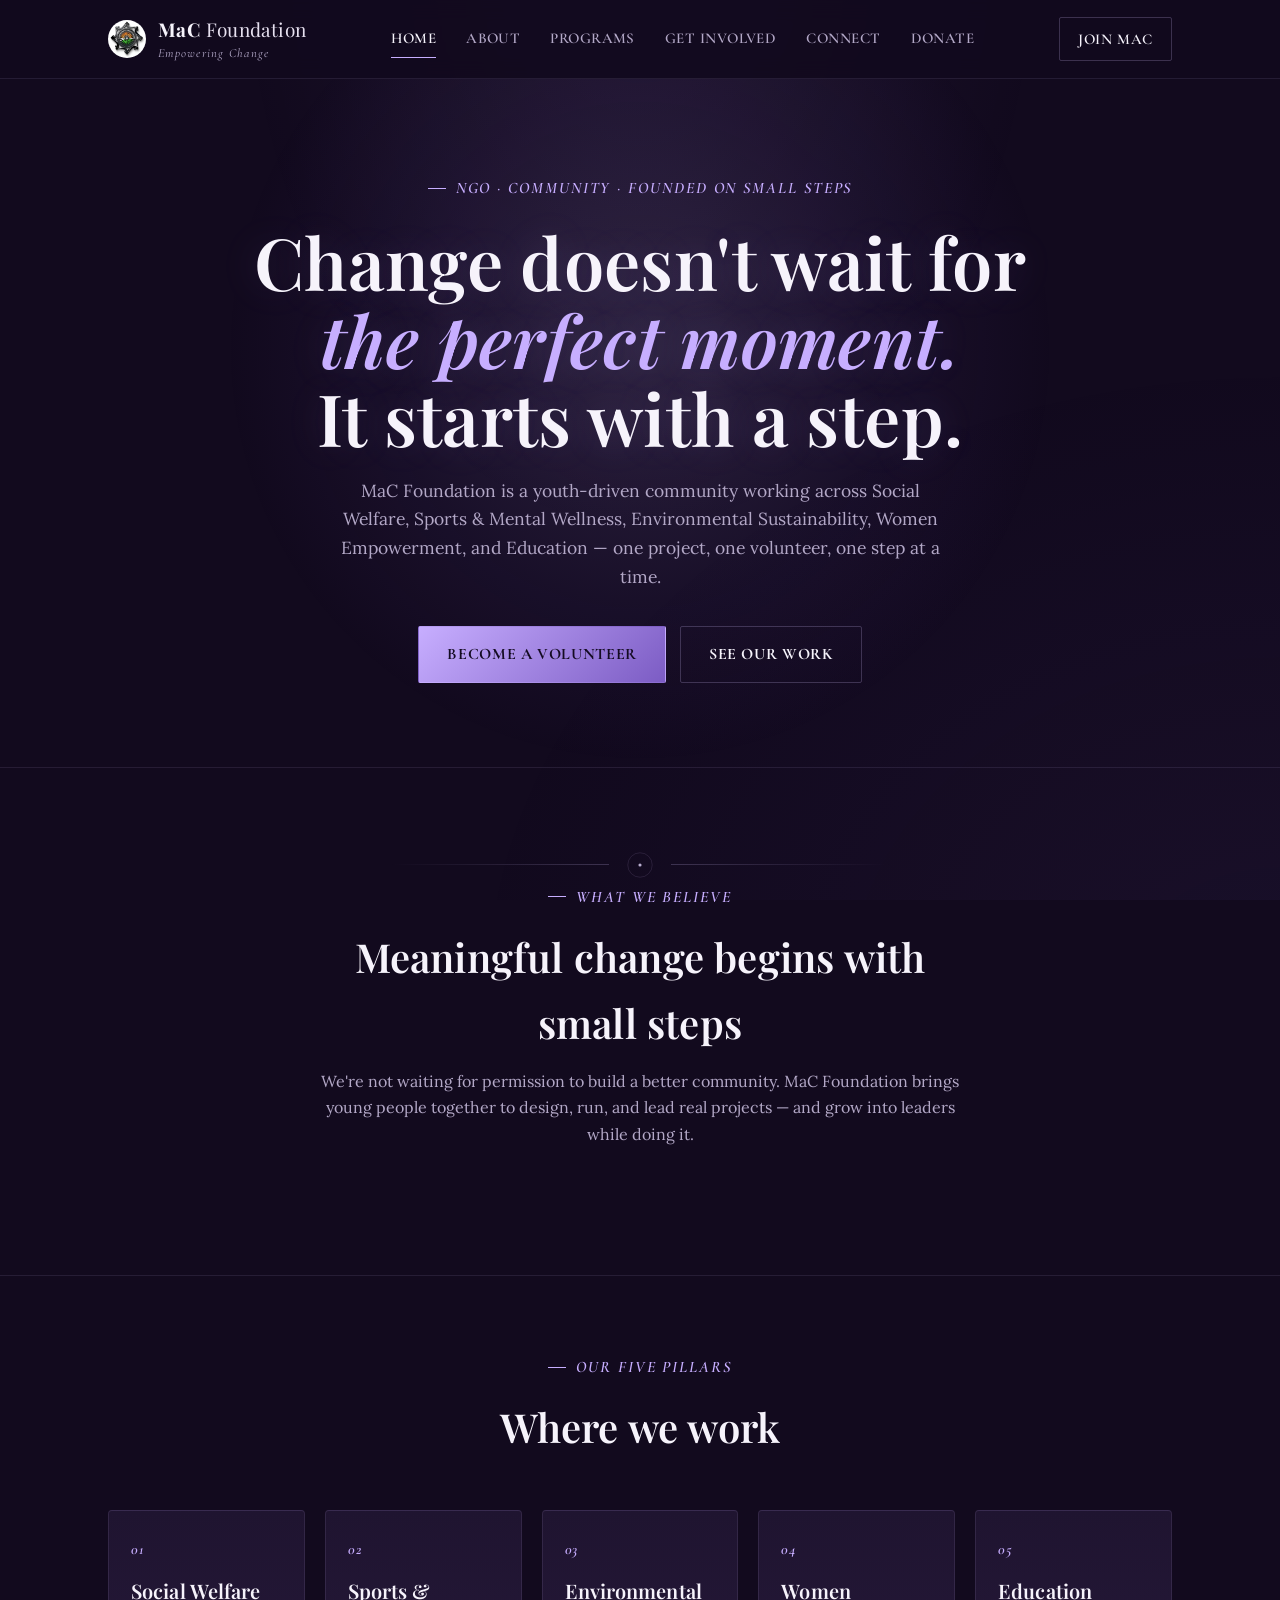
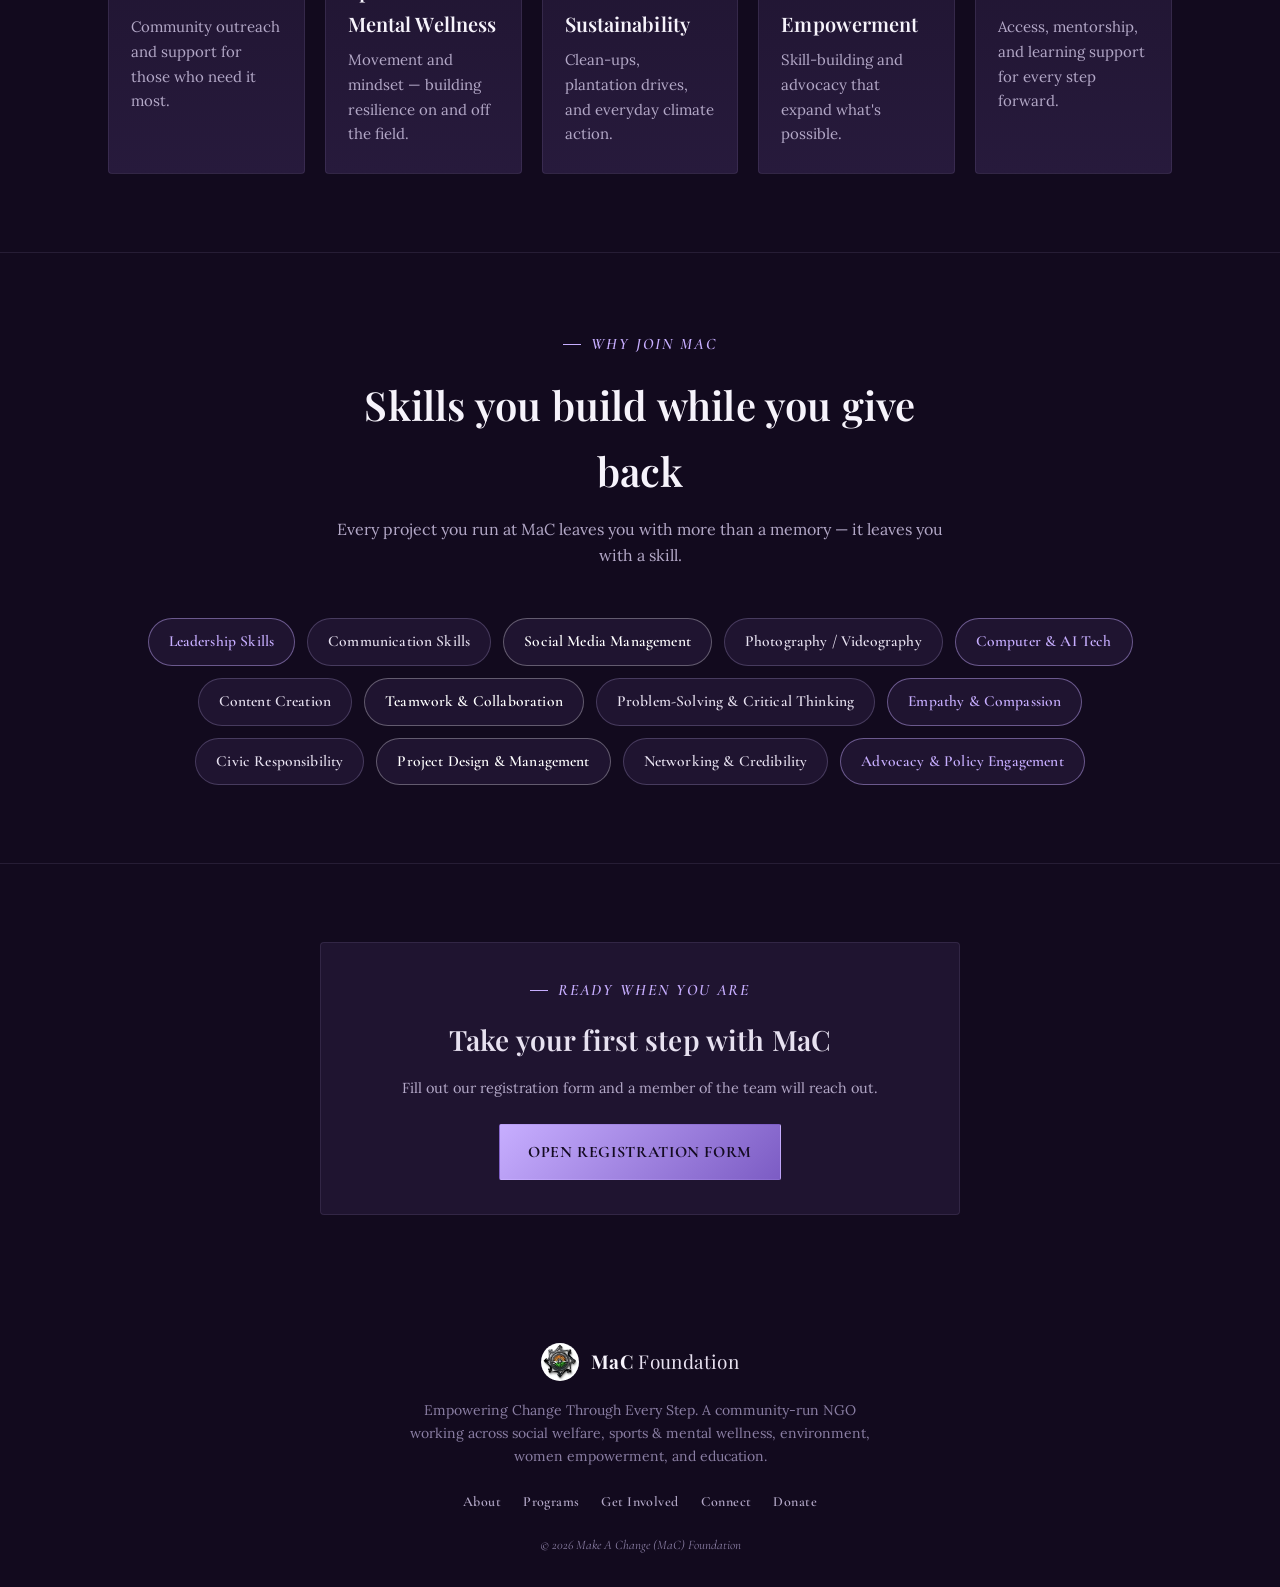
<file: index.html>
<!DOCTYPE html>
<html lang="en">
<head>
<meta charset="UTF-8">
<meta name="viewport" content="width=device-width, initial-scale=1.0">
<title>MaC Foundation — Empowering Change Through Every Step</title>
<meta name="description" content="Make A Change (MaC) Foundation is a youth-driven NGO working across Social Welfare, Sports & Mental Wellness, Environmental Sustainability, Women Empowerment, and Education.">
<link rel="icon" href="assets/logo.jpg">
<link rel="preconnect" href="https://fonts.googleapis.com">
<link href="https://fonts.googleapis.com/css2?family=Playfair+Display:wght@500;600;700&family=Lora:wght@400;500;600&family=Cormorant+Garamond:ital,wght@0,500;0,600;1,500;1,600&display=swap" rel="stylesheet">
<link rel="stylesheet" href="assets/style.css">
</head>
<body>

<header class="site">
  <div class="nav-row">
    <a href="index.html" class="brand">
      <img src="assets/logo.jpg" alt="MaC Foundation emblem">
      <span class="word"><b>MaC</b> Foundation<span>Empowering Change</span></span>
    </a>
    <nav class="links">
      <a href="index.html">Home</a>
      <a href="about.html">About</a>
      <a href="programs.html">Programs</a>
      <a href="get-involved.html">Get Involved</a>
      <a href="contact.html">Connect</a>
      <a href="donate.html">Donate</a>
    </nav>
    <a class="nav-cta" href="get-involved.html">Join MaC</a>
    <button class="menu-btn" aria-label="Toggle menu">☰</button>
  </div>
</header>

<section class="hero">
  <div class="glow"></div>
  <div class="wrap hero-inner">
    <div class="eyebrow" style="justify-content:center;">NGO · Community · Founded on small steps</div>
    <h1>Change doesn't wait for<br><em>the perfect moment.</em><br>It starts with a step.</h1>
    <p class="lede">MaC Foundation is a youth-driven community working across Social Welfare, Sports &amp; Mental Wellness, Environmental Sustainability, Women Empowerment, and Education — one project, one volunteer, one step at a time.</p>
    <div class="hero-ctas">
      <a class="btn btn-primary" href="get-involved.html">Become a Volunteer</a>
      <a class="btn btn-ghost" href="programs.html">See Our Work</a>
    </div>
  </div>
</section>

<section>
  <div class="wrap">
    <div class="wheel-divider reveal">
      <span class="bar"></span>
      <svg class="hub" viewBox="0 0 100 100">
        <circle cx="50" cy="50" r="47" fill="none" stroke="var(--line-strong)" stroke-width="2"/>
        <circle cx="50" cy="50" r="6" fill="var(--ink-2)"/>
      </svg>
      <span class="bar right"></span>
    </div>
    <div class="section-head reveal">
      <div class="eyebrow" style="justify-content:center;">What we believe</div>
      <h2>Meaningful change begins with small steps</h2>
      <p>We're not waiting for permission to build a better community. MaC Foundation brings young people together to design, run, and lead real projects — and grow into leaders while doing it.</p>
    </div>
  </div>
</section>

<section>
  <div class="wrap">
    <div class="section-head reveal">
      <div class="eyebrow" style="justify-content:center;">Our five pillars</div>
      <h2>Where we work</h2>
    </div>
    <div class="grid cols-5">
      <div class="card reveal">
        <div class="num">01</div>
        <h3>Social Welfare</h3>
        <p>Community outreach and support for those who need it most.</p>
      </div>
      <div class="card reveal">
        <div class="num">02</div>
        <h3>Sports &amp; Mental Wellness</h3>
        <p>Movement and mindset — building resilience on and off the field.</p>
      </div>
      <div class="card reveal">
        <div class="num">03</div>
        <h3>Environmental Sustainability</h3>
        <p>Clean-ups, plantation drives, and everyday climate action.</p>
      </div>
      <div class="card reveal">
        <div class="num">04</div>
        <h3>Women Empowerment</h3>
        <p>Skill-building and advocacy that expand what's possible.</p>
      </div>
      <div class="card reveal">
        <div class="num">05</div>
        <h3>Education</h3>
        <p>Access, mentorship, and learning support for every step forward.</p>
      </div>
    </div>
  </div>
</section>

<section>
  <div class="wrap">
    <div class="section-head reveal">
      <div class="eyebrow" style="justify-content:center;">Why join MaC</div>
      <h2>Skills you build while you give back</h2>
      <p>Every project you run at MaC leaves you with more than a memory — it leaves you with a skill.</p>
    </div>
    <div class="chip-grid reveal">
      <span class="chip accent-1">Leadership Skills</span>
      <span class="chip">Communication Skills</span>
      <span class="chip accent-2">Social Media Management</span>
      <span class="chip">Photography / Videography</span>
      <span class="chip accent-1">Computer &amp; AI Tech</span>
      <span class="chip">Content Creation</span>
      <span class="chip accent-2">Teamwork &amp; Collaboration</span>
      <span class="chip">Problem-Solving &amp; Critical Thinking</span>
      <span class="chip accent-1">Empathy &amp; Compassion</span>
      <span class="chip">Civic Responsibility</span>
      <span class="chip accent-2">Project Design &amp; Management</span>
      <span class="chip">Networking &amp; Credibility</span>
      <span class="chip accent-1">Advocacy &amp; Policy Engagement</span>
    </div>
  </div>
</section>

<section>
  <div class="wrap">
    <div class="form-panel reveal" style="text-align:center;">
      <div class="eyebrow" style="justify-content:center;">Ready when you are</div>
      <h2 style="margin:14px 0 12px; font-size:28px;">Take your first step with MaC</h2>
      <p style="color:var(--text-dim); font-size:14.5px; margin-bottom:24px;">Fill out our registration form and a member of the team will reach out.</p>
      <a class="btn btn-primary" href="https://docs.google.com/forms/d/e/1FAIpQLSfW98B5haho9LvxrbwwzlAPbi4ExffO91Ml_QFrFjEGPkQFaA/viewform" target="_blank" rel="noopener">Open Registration Form</a>
    </div>
  </div>
</section>

<footer class="site">
  <div class="wrap">
    <a href="index.html" class="brand">
      <img src="assets/logo.jpg" alt="MaC Foundation emblem">
      <span class="word"><b>MaC</b> Foundation</span>
    </a>
    <p class="tag">Empowering Change Through Every Step. A community-run NGO working across social welfare, sports &amp; mental wellness, environment, women empowerment, and education.</p>
    <nav class="fnav">
      <a href="about.html">About</a>
      <a href="programs.html">Programs</a>
      <a href="get-involved.html">Get Involved</a>
      <a href="contact.html">Connect</a>
      <a href="donate.html">Donate</a>
    </nav>
    <p class="copy">© 2026 Make A Change (MaC) Foundation</p>
  </div>
</footer>

<script src="assets/script.js"></script>
</body>
</html>
</file>
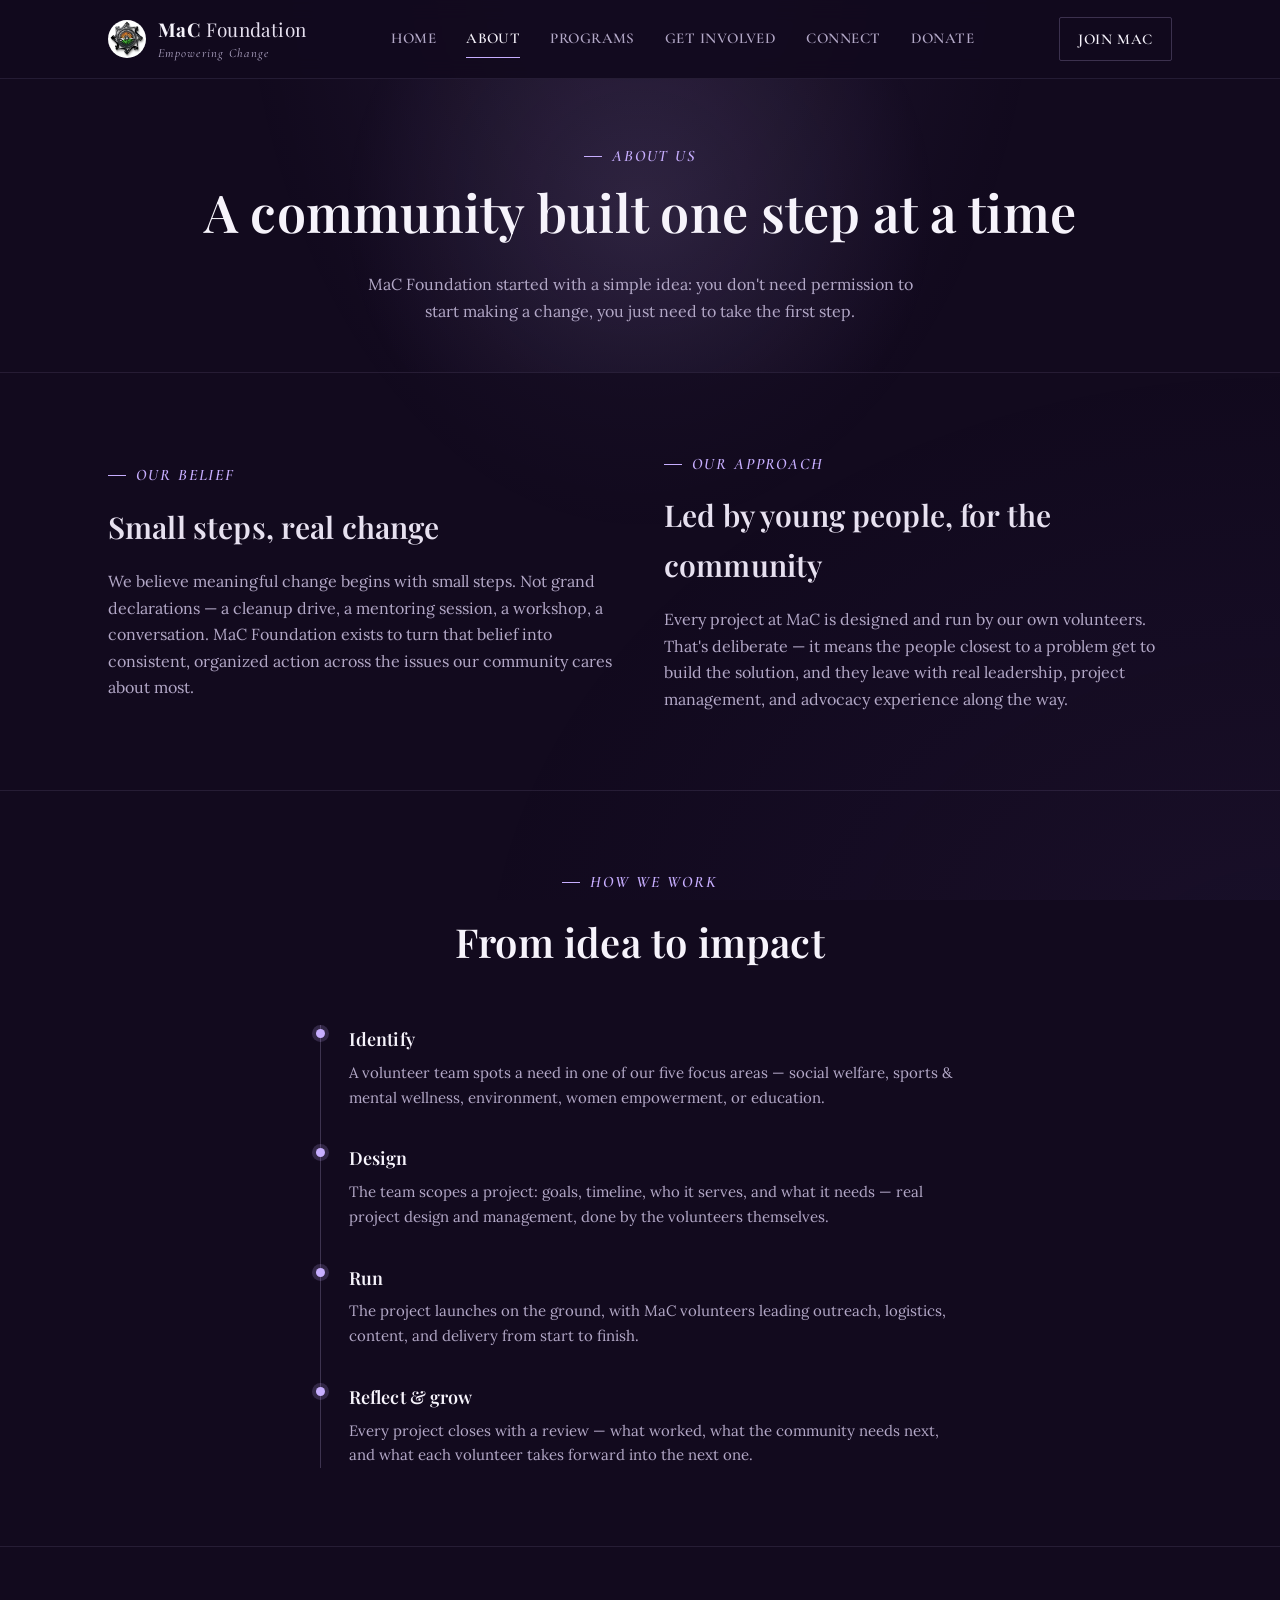
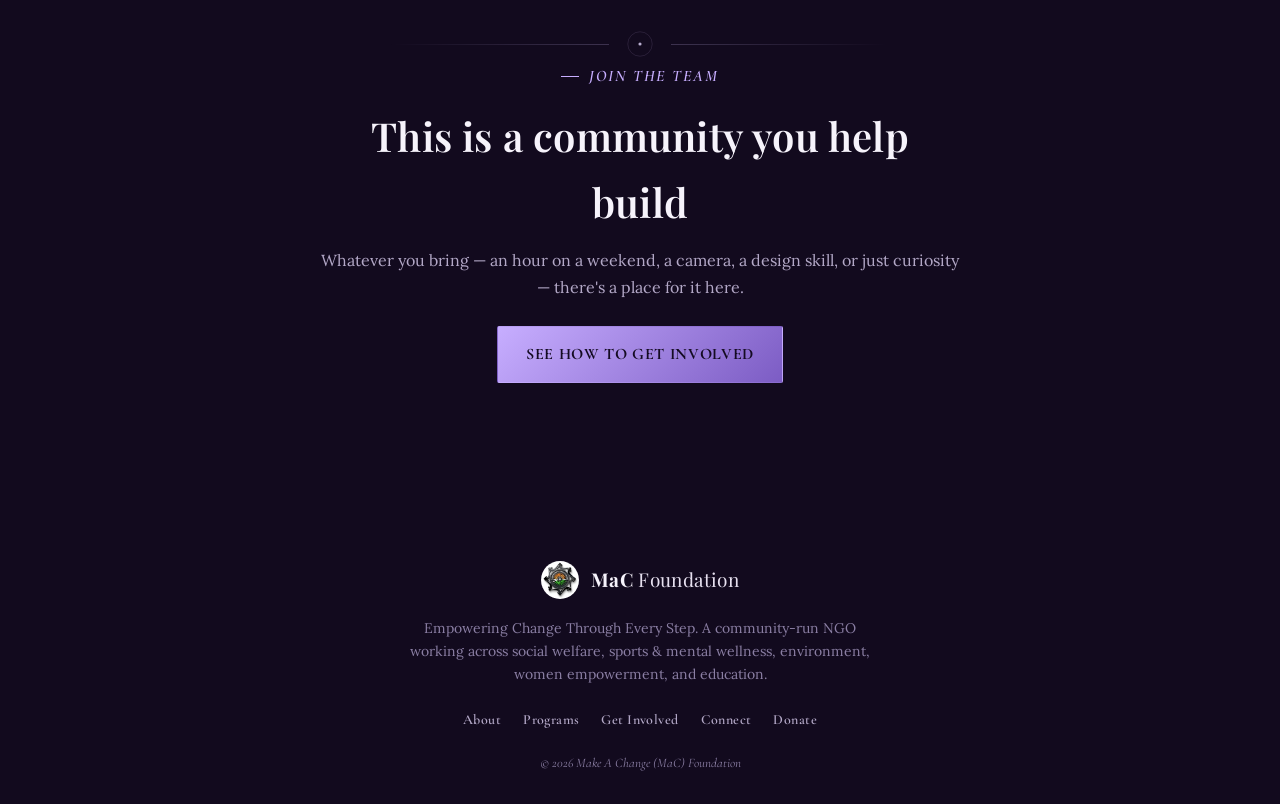
<file: about.html>
<!DOCTYPE html>
<html lang="en">
<head>
<meta charset="UTF-8">
<meta name="viewport" content="width=device-width, initial-scale=1.0">
<title>About — MaC Foundation</title>
<meta name="description" content="About Make A Change (MaC) Foundation — our belief, our approach, and the way we work.">
<link rel="icon" href="assets/logo.jpg">
<link rel="preconnect" href="https://fonts.googleapis.com">
<link href="https://fonts.googleapis.com/css2?family=Playfair+Display:wght@500;600;700&family=Lora:wght@400;500;600&family=Cormorant+Garamond:ital,wght@0,500;0,600;1,500;1,600&display=swap" rel="stylesheet">
<link rel="stylesheet" href="assets/style.css">
</head>
<body>

<header class="site">
  <div class="nav-row">
    <a href="index.html" class="brand">
      <img src="assets/logo.jpg" alt="MaC Foundation emblem">
      <span class="word"><b>MaC</b> Foundation<span>Empowering Change</span></span>
    </a>
    <nav class="links">
      <a href="index.html">Home</a>
      <a href="about.html">About</a>
      <a href="programs.html">Programs</a>
      <a href="get-involved.html">Get Involved</a>
      <a href="contact.html">Connect</a>
      <a href="donate.html">Donate</a>
    </nav>
    <a class="nav-cta" href="get-involved.html">Join MaC</a>
    <button class="menu-btn" aria-label="Toggle menu">☰</button>
  </div>
</header>

<section class="page-hero">
  <div class="glow"></div>
  <div class="wrap">
    <div class="eyebrow" style="justify-content:center;">About Us</div>
    <h1>A community built one step at a time</h1>
    <p>MaC Foundation started with a simple idea: you don't need permission to start making a change, you just need to take the first step.</p>
  </div>
</section>

<section>
  <div class="wrap">
    <div class="grid cols-2" style="align-items:center; gap:48px;">
      <div class="reveal">
        <div class="eyebrow">Our belief</div>
        <h2 style="font-size:30px; margin:14px 0 16px;">Small steps, real change</h2>
        <p style="color:var(--text-dim);">We believe meaningful change begins with small steps. Not grand declarations — a cleanup drive, a mentoring session, a workshop, a conversation. MaC Foundation exists to turn that belief into consistent, organized action across the issues our community cares about most.</p>
      </div>
      <div class="reveal">
        <div class="eyebrow">Our approach</div>
        <h2 style="font-size:30px; margin:14px 0 16px;">Led by young people, for the community</h2>
        <p style="color:var(--text-dim);">Every project at MaC is designed and run by our own volunteers. That's deliberate — it means the people closest to a problem get to build the solution, and they leave with real leadership, project management, and advocacy experience along the way.</p>
      </div>
    </div>
  </div>
</section>

<section>
  <div class="wrap">
    <div class="section-head reveal">
      <div class="eyebrow" style="justify-content:center;">How we work</div>
      <h2>From idea to impact</h2>
    </div>
    <div class="timeline">
      <div class="item reveal">
        <h4>Identify</h4>
        <p>A volunteer team spots a need in one of our five focus areas — social welfare, sports &amp; mental wellness, environment, women empowerment, or education.</p>
      </div>
      <div class="item reveal">
        <h4>Design</h4>
        <p>The team scopes a project: goals, timeline, who it serves, and what it needs — real project design and management, done by the volunteers themselves.</p>
      </div>
      <div class="item reveal">
        <h4>Run</h4>
        <p>The project launches on the ground, with MaC volunteers leading outreach, logistics, content, and delivery from start to finish.</p>
      </div>
      <div class="item reveal">
        <h4>Reflect &amp; grow</h4>
        <p>Every project closes with a review — what worked, what the community needs next, and what each volunteer takes forward into the next one.</p>
      </div>
    </div>
  </div>
</section>

<section>
  <div class="wrap">
    <div class="wheel-divider reveal">
      <span class="bar"></span>
      <svg class="hub" viewBox="0 0 100 100">
        <circle cx="50" cy="50" r="47" fill="none" stroke="var(--line-strong)" stroke-width="2"/>
        <circle cx="50" cy="50" r="6" fill="var(--ink-2)"/>
      </svg>
      <span class="bar right"></span>
    </div>
    <div class="section-head reveal">
      <div class="eyebrow" style="justify-content:center;">Join the team</div>
      <h2>This is a community you help build</h2>
      <p>Whatever you bring — an hour on a weekend, a camera, a design skill, or just curiosity — there's a place for it here.</p>
      <div style="margin-top:26px;">
        <a class="btn btn-primary" href="get-involved.html">See how to get involved</a>
      </div>
    </div>
  </div>
</section>

<footer class="site">
  <div class="wrap">
    <a href="index.html" class="brand">
      <img src="assets/logo.jpg" alt="MaC Foundation emblem">
      <span class="word"><b>MaC</b> Foundation</span>
    </a>
    <p class="tag">Empowering Change Through Every Step. A community-run NGO working across social welfare, sports &amp; mental wellness, environment, women empowerment, and education.</p>
    <nav class="fnav">
      <a href="about.html">About</a>
      <a href="programs.html">Programs</a>
      <a href="get-involved.html">Get Involved</a>
      <a href="contact.html">Connect</a>
      <a href="donate.html">Donate</a>
    </nav>
    <p class="copy">© 2026 Make A Change (MaC) Foundation</p>
  </div>
</footer>

<script src="assets/script.js"></script>
</body>
</html>
</file>
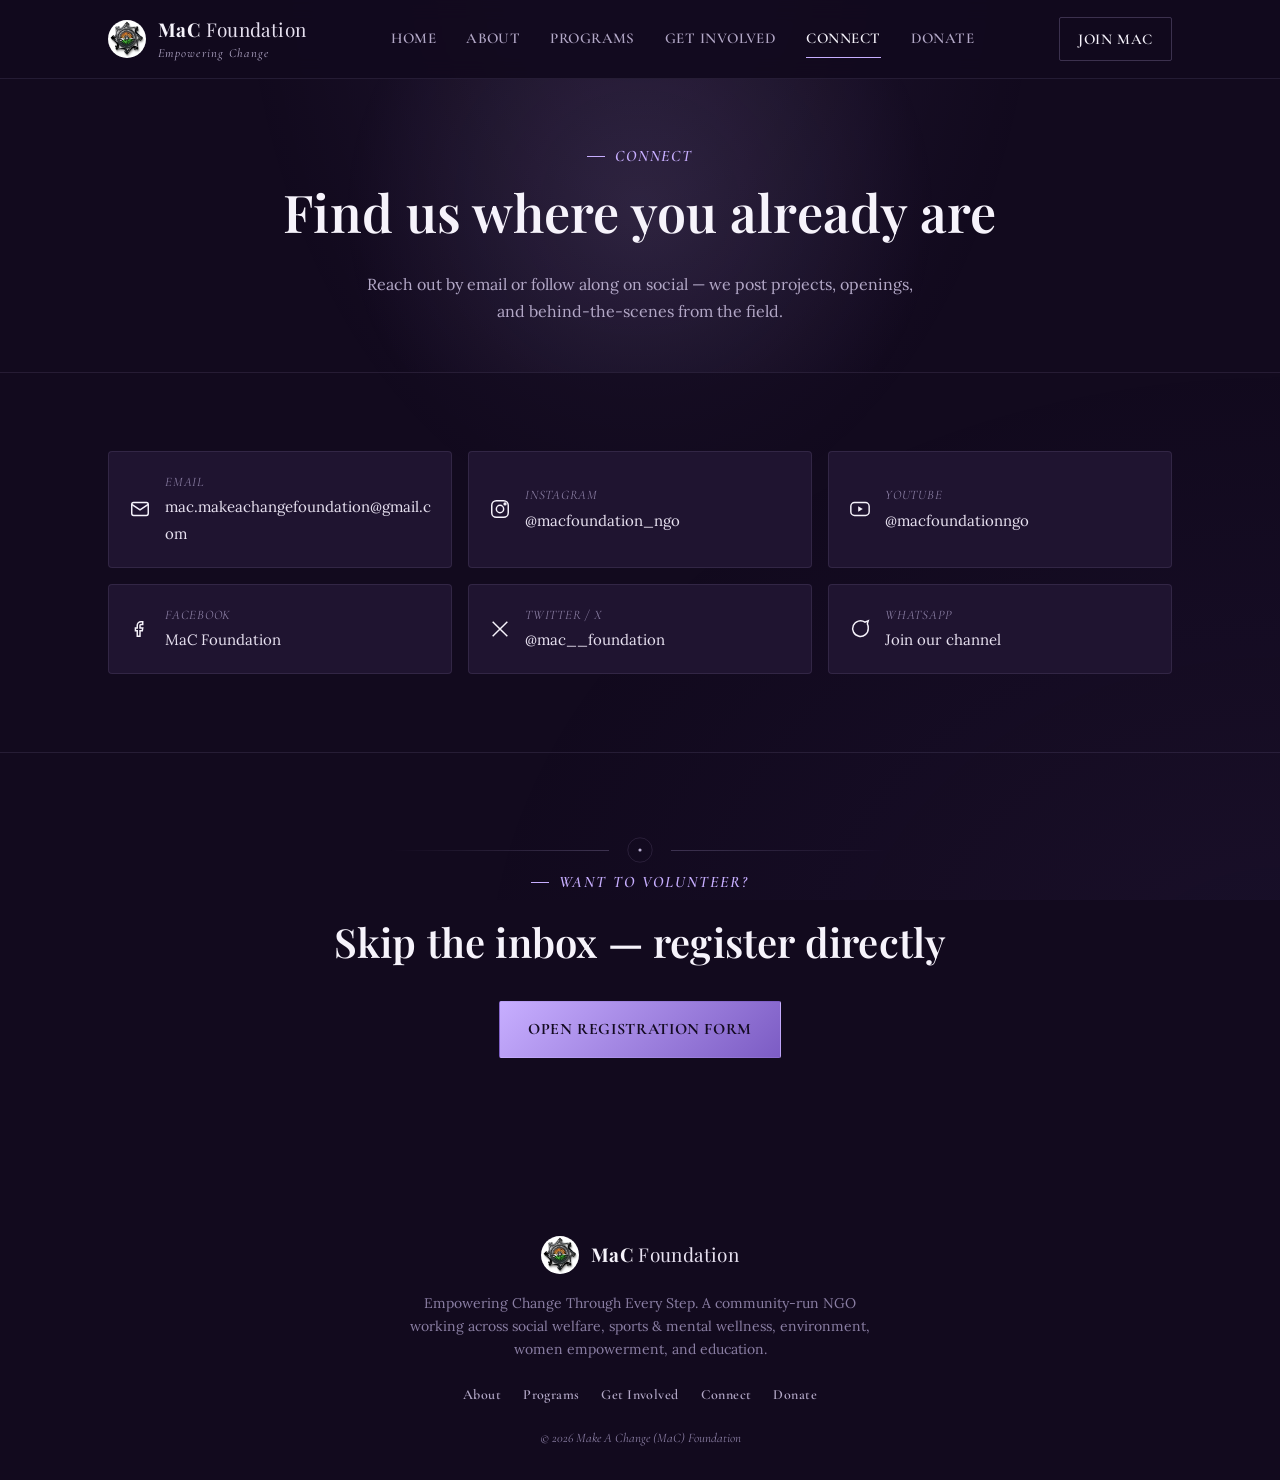
<file: contact.html>
<!DOCTYPE html>
<html lang="en">
<head>
<meta charset="UTF-8">
<meta name="viewport" content="width=device-width, initial-scale=1.0">
<title>Connect — MaC Foundation</title>
<meta name="description" content="Connect with MaC Foundation via email, Instagram, YouTube, Facebook, Twitter/X, or WhatsApp.">
<link rel="icon" href="assets/logo.jpg">
<link rel="preconnect" href="https://fonts.googleapis.com">
<link href="https://fonts.googleapis.com/css2?family=Playfair+Display:wght@500;600;700&family=Lora:wght@400;500;600&family=Cormorant+Garamond:ital,wght@0,500;0,600;1,500;1,600&display=swap" rel="stylesheet">
<link rel="stylesheet" href="assets/style.css">
</head>
<body>

<header class="site">
  <div class="nav-row">
    <a href="index.html" class="brand">
      <img src="assets/logo.jpg" alt="MaC Foundation emblem">
      <span class="word"><b>MaC</b> Foundation<span>Empowering Change</span></span>
    </a>
    <nav class="links">
      <a href="index.html">Home</a>
      <a href="about.html">About</a>
      <a href="programs.html">Programs</a>
      <a href="get-involved.html">Get Involved</a>
      <a href="contact.html">Connect</a>
      <a href="donate.html">Donate</a>
    </nav>
    <a class="nav-cta" href="get-involved.html">Join MaC</a>
    <button class="menu-btn" aria-label="Toggle menu">☰</button>
  </div>
</header>

<section class="page-hero">
  <div class="glow"></div>
  <div class="wrap">
    <div class="eyebrow" style="justify-content:center;">Connect</div>
    <h1>Find us where you already are</h1>
    <p>Reach out by email or follow along on social — we post projects, openings, and behind-the-scenes from the field.</p>
  </div>
</section>

<section>
  <div class="wrap">
    <div class="connect-grid">

      <a class="connect-item reveal" href="mailto:mac.makeachangefoundation@gmail.com">
        <svg class="ic" viewBox="0 0 24 24" fill="none" stroke="currentColor" stroke-width="1.6"><rect x="3" y="5" width="18" height="14" rx="2"/><path d="M3 7l9 6 9-6"/></svg>
        <span><span class="lbl">Email</span><span class="val">mac.makeachangefoundation@gmail.com</span></span>
      </a>

      <a class="connect-item reveal" href="https://www.instagram.com/macfoundation_ngo?igsh=dXZ3bWJzcTluMWpu" target="_blank" rel="noopener">
        <svg class="ic" viewBox="0 0 24 24" fill="none" stroke="currentColor" stroke-width="1.6"><rect x="3" y="3" width="18" height="18" rx="5"/><circle cx="12" cy="12" r="4"/><circle cx="17.5" cy="6.5" r="1"/></svg>
        <span><span class="lbl">Instagram</span><span class="val">@macfoundation_ngo</span></span>
      </a>

      <a class="connect-item reveal" href="https://youtube.com/@macfoundationngo?si=JVapJyybpXSwCKyN" target="_blank" rel="noopener">
        <svg class="ic" viewBox="0 0 24 24" fill="none" stroke="currentColor" stroke-width="1.6"><rect x="2" y="5" width="20" height="14" rx="4"/><path d="M10 9l5 3-5 3z" fill="currentColor" stroke="none"/></svg>
        <span><span class="lbl">YouTube</span><span class="val">@macfoundationngo</span></span>
      </a>

      <a class="connect-item reveal" href="https://www.facebook.com/share/1N3viEQhNg/" target="_blank" rel="noopener">
        <svg class="ic" viewBox="0 0 24 24" fill="none" stroke="currentColor" stroke-width="1.6"><path d="M15 4h-2a4 4 0 0 0-4 4v3H7v3h2v6h3v-6h2.5l.5-3H12V8a1 1 0 0 1 1-1h2z"/></svg>
        <span><span class="lbl">Facebook</span><span class="val">MaC Foundation</span></span>
      </a>

      <a class="connect-item reveal" href="https://x.com/mac__foundation" target="_blank" rel="noopener">
        <svg class="ic" viewBox="0 0 24 24" fill="none" stroke="currentColor" stroke-width="1.6"><path d="M4 4l16 16M20 4L4 20"/></svg>
        <span><span class="lbl">Twitter / X</span><span class="val">@mac__foundation</span></span>
      </a>

      <a class="connect-item reveal" href="https://whatsapp.com/channel/0029VbAyIFsGE56fdyL5jf0V" target="_blank" rel="noopener">
        <svg class="ic" viewBox="0 0 24 24" fill="none" stroke="currentColor" stroke-width="1.6"><path d="M21 11.5a8.5 8.5 0 1 1-3.6-6.9L21 3l-1 3.4A8.46 8.46 0 0 1 21 11.5z"/></svg>
        <span><span class="lbl">WhatsApp</span><span class="val">Join our channel</span></span>
      </a>

    </div>
  </div>
</section>

<section>
  <div class="wrap">
    <div class="wheel-divider reveal">
      <span class="bar"></span>
      <svg class="hub" viewBox="0 0 100 100">
        <circle cx="50" cy="50" r="47" fill="none" stroke="var(--line-strong)" stroke-width="2"/>
        <circle cx="50" cy="50" r="6" fill="var(--ink-2)"/>
      </svg>
      <span class="bar right"></span>
    </div>
    <div class="section-head reveal">
      <div class="eyebrow" style="justify-content:center;">Want to volunteer?</div>
      <h2>Skip the inbox — register directly</h2>
      <div style="margin-top:26px;">
        <a class="btn btn-primary" href="https://docs.google.com/forms/d/e/1FAIpQLSfW98B5haho9LvxrbwwzlAPbi4ExffO91Ml_QFrFjEGPkQFaA/viewform" target="_blank" rel="noopener">Open Registration Form</a>
      </div>
    </div>
  </div>
</section>

<footer class="site">
  <div class="wrap">
    <a href="index.html" class="brand">
      <img src="assets/logo.jpg" alt="MaC Foundation emblem">
      <span class="word"><b>MaC</b> Foundation</span>
    </a>
    <p class="tag">Empowering Change Through Every Step. A community-run NGO working across social welfare, sports &amp; mental wellness, environment, women empowerment, and education.</p>
    <nav class="fnav">
      <a href="about.html">About</a>
      <a href="programs.html">Programs</a>
      <a href="get-involved.html">Get Involved</a>
      <a href="contact.html">Connect</a>
      <a href="donate.html">Donate</a>
    </nav>
    <p class="copy">© 2026 Make A Change (MaC) Foundation</p>
  </div>
</footer>

<script src="assets/script.js"></script>
</body>
</html>
</file>
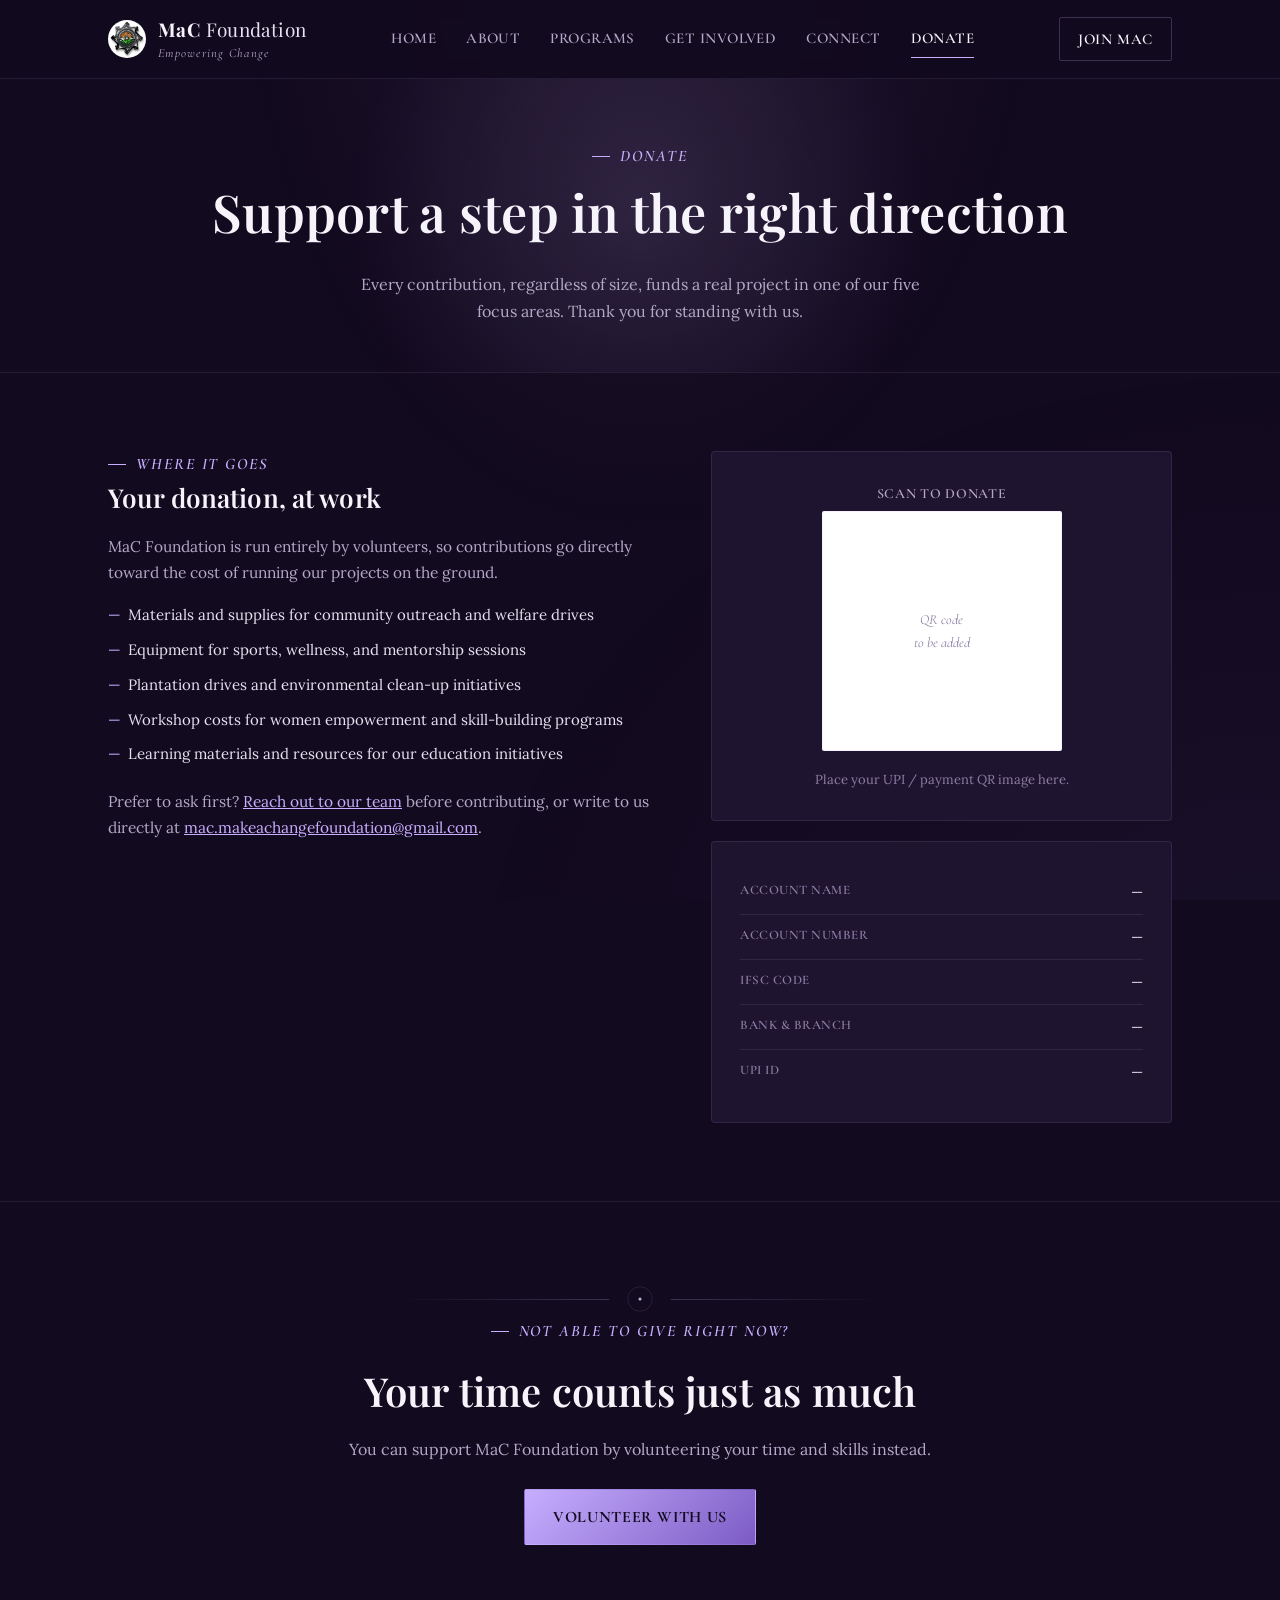
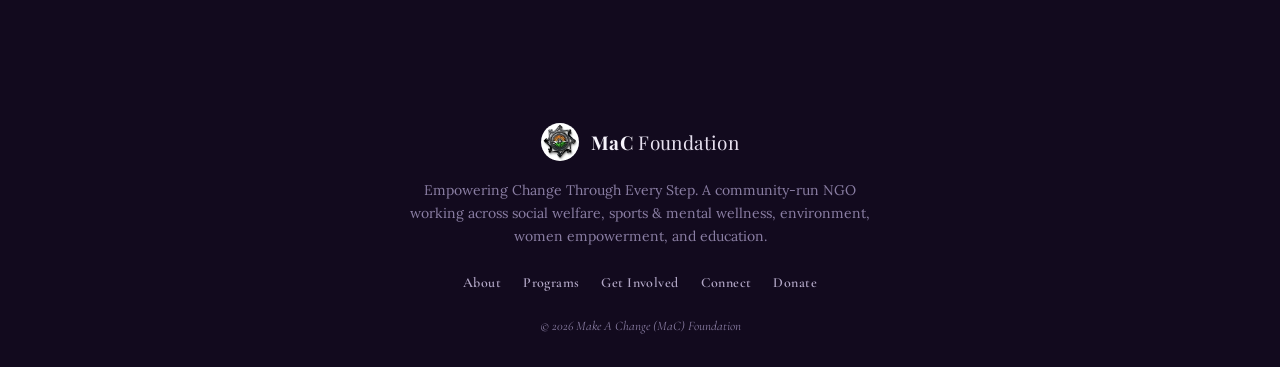
<file: donate.html>
<!DOCTYPE html>
<html lang="en">
<head>
<meta charset="UTF-8">
<meta name="viewport" content="width=device-width, initial-scale=1.0">
<title>Donate — MaC Foundation</title>
<meta name="description" content="Support Make A Change (MaC) Foundation's work in Social Welfare, Sports & Mental Wellness, Environment, Women Empowerment, and Education.">
<link rel="icon" href="assets/logo.jpg">
<link rel="preconnect" href="https://fonts.googleapis.com">
<link href="https://fonts.googleapis.com/css2?family=Playfair+Display:wght@500;600;700&family=Lora:wght@400;500;600&family=Cormorant+Garamond:ital,wght@0,500;0,600;1,500;1,600&display=swap" rel="stylesheet">
<link rel="stylesheet" href="assets/style.css">
</head>
<body>

<header class="site">
  <div class="nav-row">
    <a href="index.html" class="brand">
      <img src="assets/logo.jpg" alt="MaC Foundation emblem">
      <span class="word"><b>MaC</b> Foundation<span>Empowering Change</span></span>
    </a>
    <nav class="links">
      <a href="index.html">Home</a>
      <a href="about.html">About</a>
      <a href="programs.html">Programs</a>
      <a href="get-involved.html">Get Involved</a>
      <a href="contact.html">Connect</a>
      <a href="donate.html">Donate</a>
    </nav>
    <a class="nav-cta" href="get-involved.html">Join MaC</a>
    <button class="menu-btn" aria-label="Toggle menu">☰</button>
  </div>
</header>

<section class="page-hero">
  <div class="glow"></div>
  <div class="wrap">
    <div class="eyebrow" style="justify-content:center;">Donate</div>
    <h1>Support a step in the right direction</h1>
    <p>Every contribution, regardless of size, funds a real project in one of our five focus areas. Thank you for standing with us.</p>
  </div>
</section>

<section>
  <div class="wrap">
    <div class="donate-grid">

      <div class="donate-info reveal">
        <div class="eyebrow">Where it goes</div>
        <h2>Your donation, at work</h2>
        <p>MaC Foundation is run entirely by volunteers, so contributions go directly toward the cost of running our projects on the ground.</p>
        <ul>
          <li>Materials and supplies for community outreach and welfare drives</li>
          <li>Equipment for sports, wellness, and mentorship sessions</li>
          <li>Plantation drives and environmental clean-up initiatives</li>
          <li>Workshop costs for women empowerment and skill-building programs</li>
          <li>Learning materials and resources for our education initiatives</li>
        </ul>
        <p style="margin-top:22px;">Prefer to ask first? <a href="contact.html" style="color:var(--lavender); text-decoration:underline;">Reach out to our team</a> before contributing, or write to us directly at <a href="mailto:mac.makeachangefoundation@gmail.com" style="color:var(--lavender); text-decoration:underline;">mac.makeachangefoundation@gmail.com</a>.</p>
      </div>

      <div class="reveal">
        <div class="qr-panel">
          <div class="qr-label">Scan to donate</div>
          <div class="qr-box">
            <span>QR code<br>to be added</span>
          </div>
          <p class="qr-note">Place your UPI / payment QR image here.</p>
        </div>

        <div class="bank-panel">
          <div class="row"><span class="k">Account Name</span><span class="v">—</span></div>
          <div class="row"><span class="k">Account Number</span><span class="v">—</span></div>
          <div class="row"><span class="k">IFSC Code</span><span class="v">—</span></div>
          <div class="row"><span class="k">Bank &amp; Branch</span><span class="v">—</span></div>
          <div class="row"><span class="k">UPI ID</span><span class="v">—</span></div>
        </div>
      </div>

    </div>
  </div>
</section>

<section>
  <div class="wrap">
    <div class="wheel-divider reveal">
      <span class="bar"></span>
      <svg class="hub" viewBox="0 0 100 100">
        <circle cx="50" cy="50" r="47" fill="none" stroke="var(--line-strong)" stroke-width="2"/>
        <circle cx="50" cy="50" r="6" fill="var(--ink-2)"/>
      </svg>
      <span class="bar right"></span>
    </div>
    <div class="section-head reveal">
      <div class="eyebrow" style="justify-content:center;">Not able to give right now?</div>
      <h2>Your time counts just as much</h2>
      <p>You can support MaC Foundation by volunteering your time and skills instead.</p>
      <div style="margin-top:26px;">
        <a class="btn btn-primary" href="get-involved.html">Volunteer with us</a>
      </div>
    </div>
  </div>
</section>

<footer class="site">
  <div class="wrap">
    <a href="index.html" class="brand">
      <img src="assets/logo.jpg" alt="MaC Foundation emblem">
      <span class="word"><b>MaC</b> Foundation</span>
    </a>
    <p class="tag">Empowering Change Through Every Step. A community-run NGO working across social welfare, sports &amp; mental wellness, environment, women empowerment, and education.</p>
    <nav class="fnav">
      <a href="about.html">About</a>
      <a href="programs.html">Programs</a>
      <a href="get-involved.html">Get Involved</a>
      <a href="contact.html">Connect</a>
      <a href="donate.html">Donate</a>
    </nav>
    <p class="copy">© 2026 Make A Change (MaC) Foundation</p>
  </div>
</footer>

<script src="assets/script.js"></script>
</body>
</html>
</file>
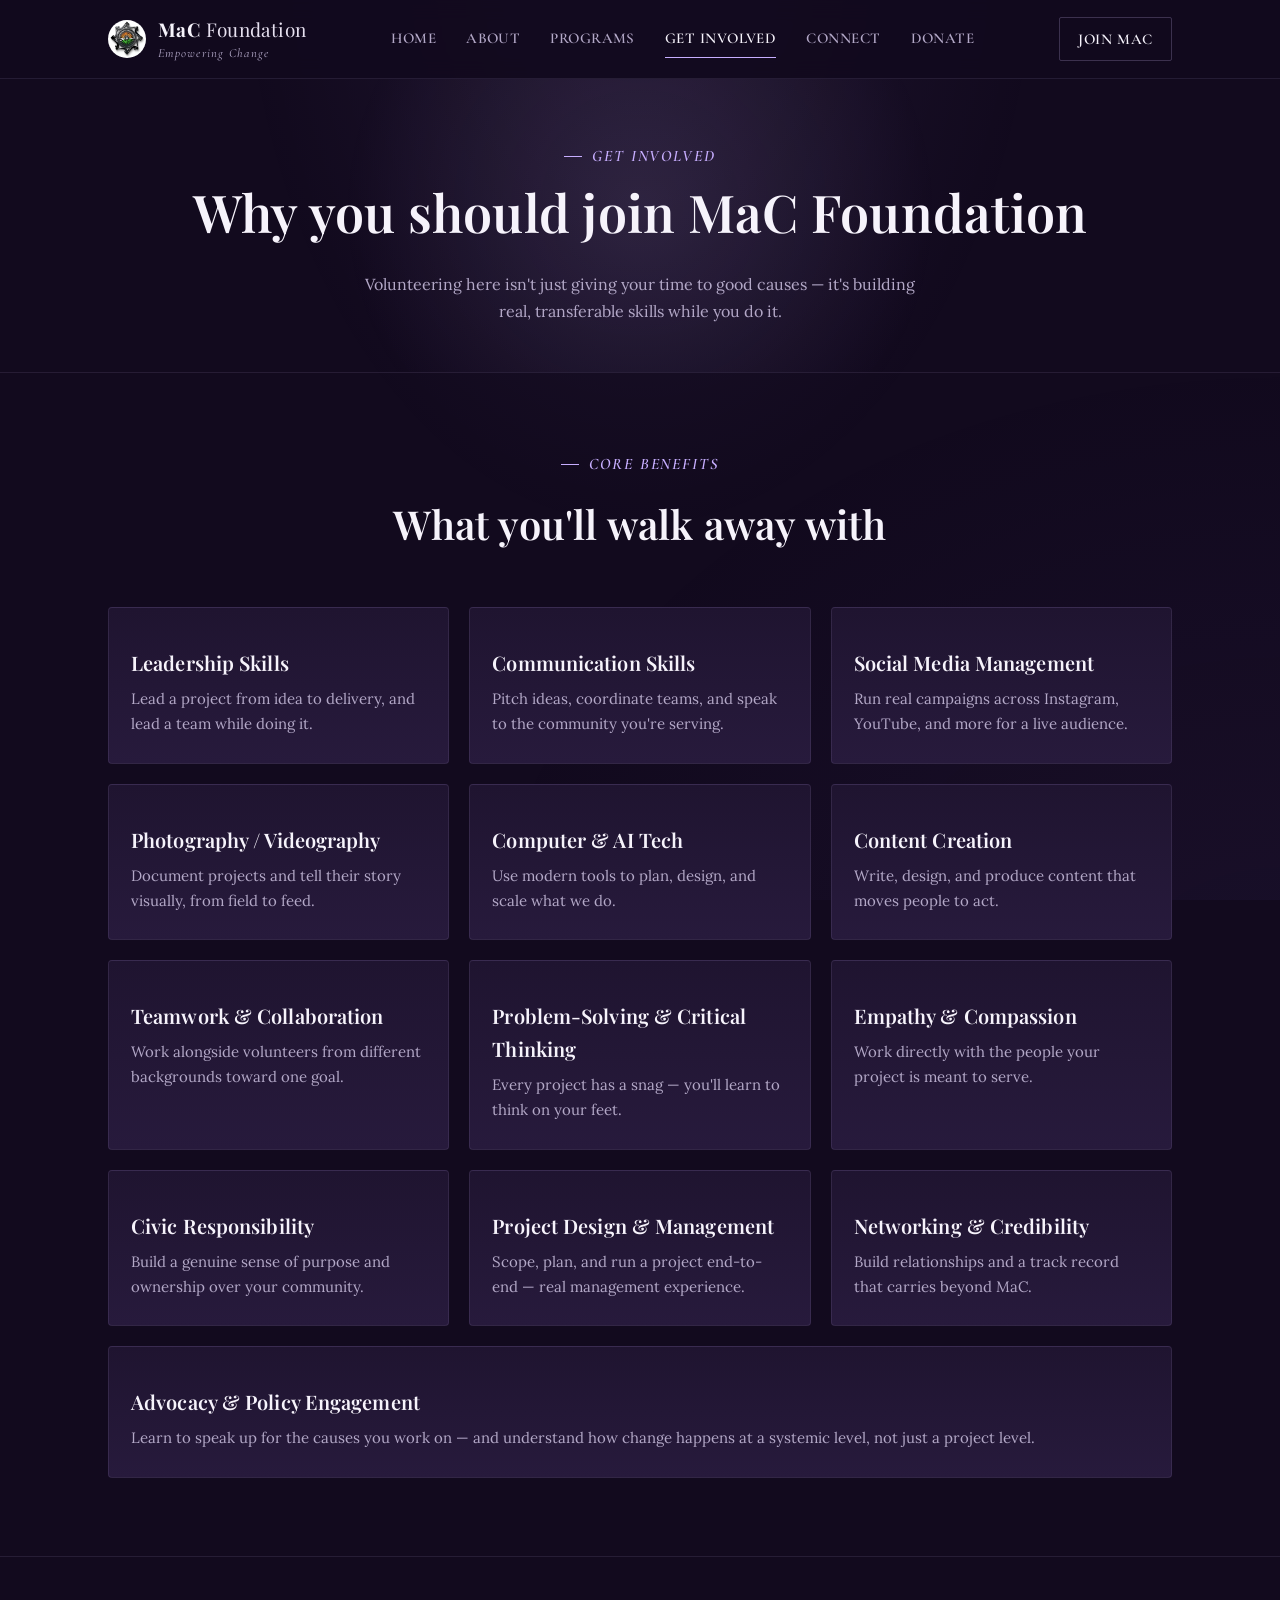
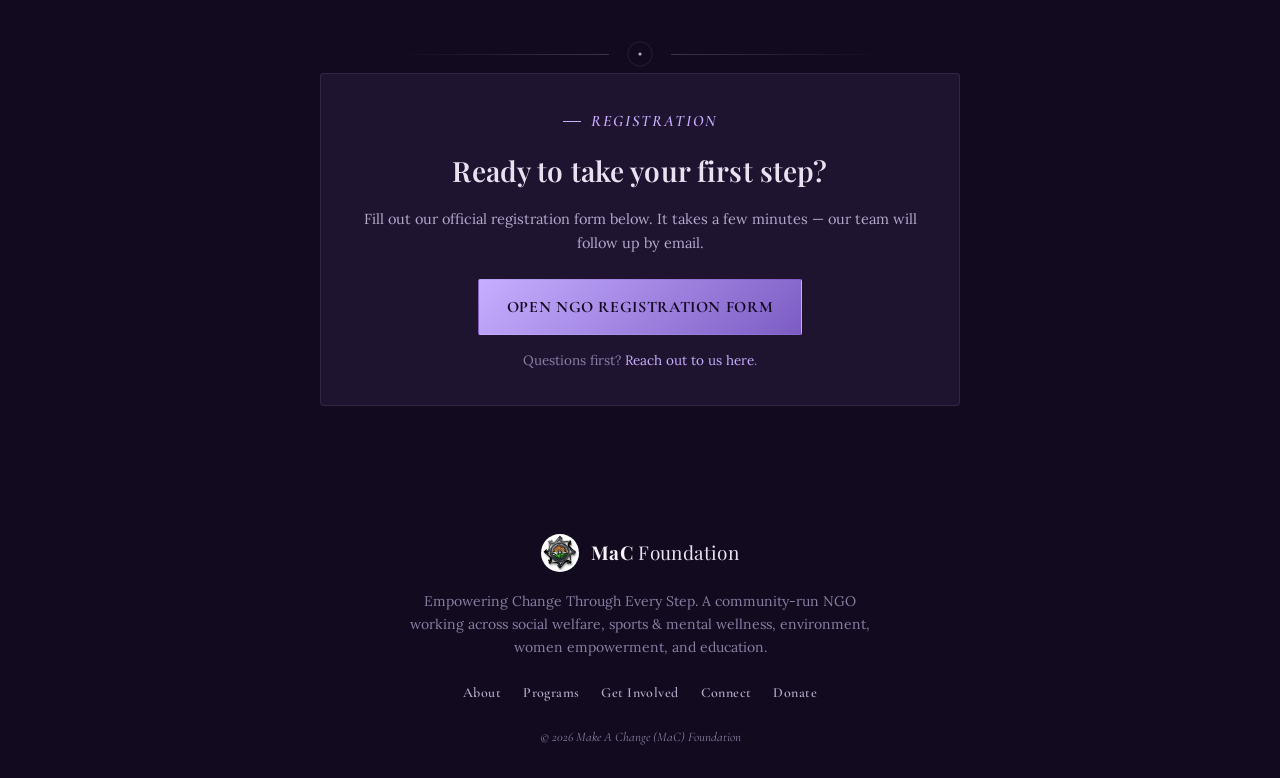
<file: get-involved.html>
<!DOCTYPE html>
<html lang="en">
<head>
<meta charset="UTF-8">
<meta name="viewport" content="width=device-width, initial-scale=1.0">
<title>Get Involved — MaC Foundation</title>
<meta name="description" content="Join MaC Foundation. See the skills you'll build and register to volunteer.">
<link rel="icon" href="assets/logo.jpg">
<link rel="preconnect" href="https://fonts.googleapis.com">
<link href="https://fonts.googleapis.com/css2?family=Playfair+Display:wght@500;600;700&family=Lora:wght@400;500;600&family=Cormorant+Garamond:ital,wght@0,500;0,600;1,500;1,600&display=swap" rel="stylesheet">
<link rel="stylesheet" href="assets/style.css">
</head>
<body>

<header class="site">
  <div class="nav-row">
    <a href="index.html" class="brand">
      <img src="assets/logo.jpg" alt="MaC Foundation emblem">
      <span class="word"><b>MaC</b> Foundation<span>Empowering Change</span></span>
    </a>
    <nav class="links">
      <a href="index.html">Home</a>
      <a href="about.html">About</a>
      <a href="programs.html">Programs</a>
      <a href="get-involved.html">Get Involved</a>
      <a href="contact.html">Connect</a>
      <a href="donate.html">Donate</a>
    </nav>
    <a class="nav-cta" href="get-involved.html">Join MaC</a>
    <button class="menu-btn" aria-label="Toggle menu">☰</button>
  </div>
</header>

<section class="page-hero">
  <div class="glow"></div>
  <div class="wrap">
    <div class="eyebrow" style="justify-content:center;">Get Involved</div>
    <h1>Why you should join MaC Foundation</h1>
    <p>Volunteering here isn't just giving your time to good causes — it's building real, transferable skills while you do it.</p>
  </div>
</section>

<section>
  <div class="wrap">
    <div class="section-head reveal">
      <div class="eyebrow" style="justify-content:center;">Core benefits</div>
      <h2>What you'll walk away with</h2>
    </div>
    <div class="grid cols-3">
      <div class="card reveal"><h3>Leadership Skills</h3><p>Lead a project from idea to delivery, and lead a team while doing it.</p></div>
      <div class="card reveal"><h3>Communication Skills</h3><p>Pitch ideas, coordinate teams, and speak to the community you're serving.</p></div>
      <div class="card reveal"><h3>Social Media Management</h3><p>Run real campaigns across Instagram, YouTube, and more for a live audience.</p></div>
      <div class="card reveal"><h3>Photography / Videography</h3><p>Document projects and tell their story visually, from field to feed.</p></div>
      <div class="card reveal"><h3>Computer &amp; AI Tech</h3><p>Use modern tools to plan, design, and scale what we do.</p></div>
      <div class="card reveal"><h3>Content Creation</h3><p>Write, design, and produce content that moves people to act.</p></div>
      <div class="card reveal"><h3>Teamwork &amp; Collaboration</h3><p>Work alongside volunteers from different backgrounds toward one goal.</p></div>
      <div class="card reveal"><h3>Problem-Solving &amp; Critical Thinking</h3><p>Every project has a snag — you'll learn to think on your feet.</p></div>
      <div class="card reveal"><h3>Empathy &amp; Compassion</h3><p>Work directly with the people your project is meant to serve.</p></div>
      <div class="card reveal"><h3>Civic Responsibility</h3><p>Build a genuine sense of purpose and ownership over your community.</p></div>
      <div class="card reveal"><h3>Project Design &amp; Management</h3><p>Scope, plan, and run a project end-to-end — real management experience.</p></div>
      <div class="card reveal"><h3>Networking &amp; Credibility</h3><p>Build relationships and a track record that carries beyond MaC.</p></div>
      <div class="card reveal" style="grid-column: span 3;"><h3>Advocacy &amp; Policy Engagement</h3><p>Learn to speak up for the causes you work on — and understand how change happens at a systemic level, not just a project level.</p></div>
    </div>
  </div>
</section>

<section>
  <div class="wrap">
    <div class="wheel-divider reveal">
      <span class="bar"></span>
      <svg class="hub" viewBox="0 0 100 100">
        <circle cx="50" cy="50" r="47" fill="none" stroke="var(--line-strong)" stroke-width="2"/>
        <circle cx="50" cy="50" r="6" fill="var(--ink-2)"/>
      </svg>
      <span class="bar right"></span>
    </div>
    <div class="form-panel reveal" style="text-align:center;">
      <div class="eyebrow" style="justify-content:center;">Registration</div>
      <h2 style="margin:14px 0 12px; font-size:28px;">Ready to take your first step?</h2>
      <p style="color:var(--text-dim); font-size:14.5px; margin-bottom:24px;">Fill out our official registration form below. It takes a few minutes — our team will follow up by email.</p>
      <a class="btn btn-primary" href="https://docs.google.com/forms/d/e/1FAIpQLSfW98B5haho9LvxrbwwzlAPbi4ExffO91Ml_QFrFjEGPkQFaA/viewform" target="_blank" rel="noopener">Open NGO Registration Form</a>
      <p class="form-note">Questions first? <a href="contact.html" style="color:var(--lavender);">Reach out to us here</a>.</p>
    </div>
  </div>
</section>

<footer class="site">
  <div class="wrap">
    <a href="index.html" class="brand">
      <img src="assets/logo.jpg" alt="MaC Foundation emblem">
      <span class="word"><b>MaC</b> Foundation</span>
    </a>
    <p class="tag">Empowering Change Through Every Step. A community-run NGO working across social welfare, sports &amp; mental wellness, environment, women empowerment, and education.</p>
    <nav class="fnav">
      <a href="about.html">About</a>
      <a href="programs.html">Programs</a>
      <a href="get-involved.html">Get Involved</a>
      <a href="contact.html">Connect</a>
      <a href="donate.html">Donate</a>
    </nav>
    <p class="copy">© 2026 Make A Change (MaC) Foundation</p>
  </div>
</footer>

<script src="assets/script.js"></script>
</body>
</html>
</file>
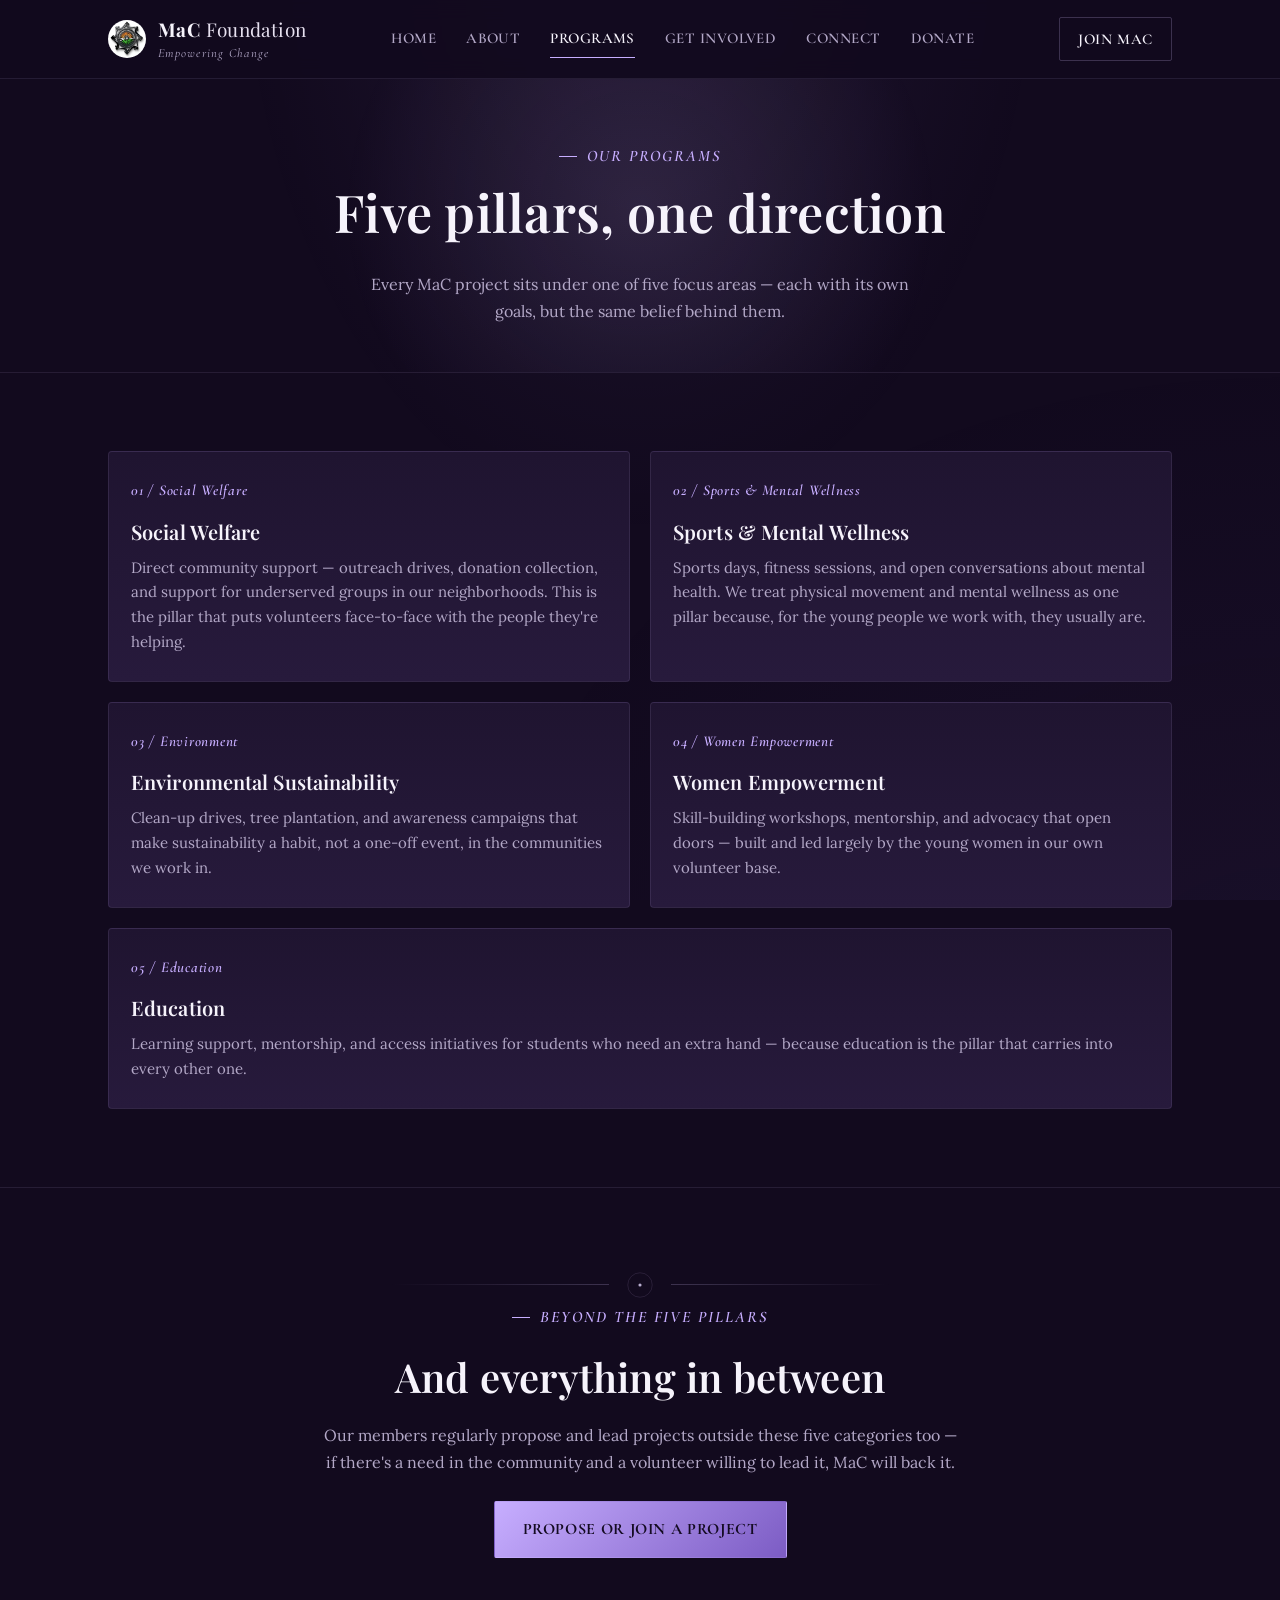
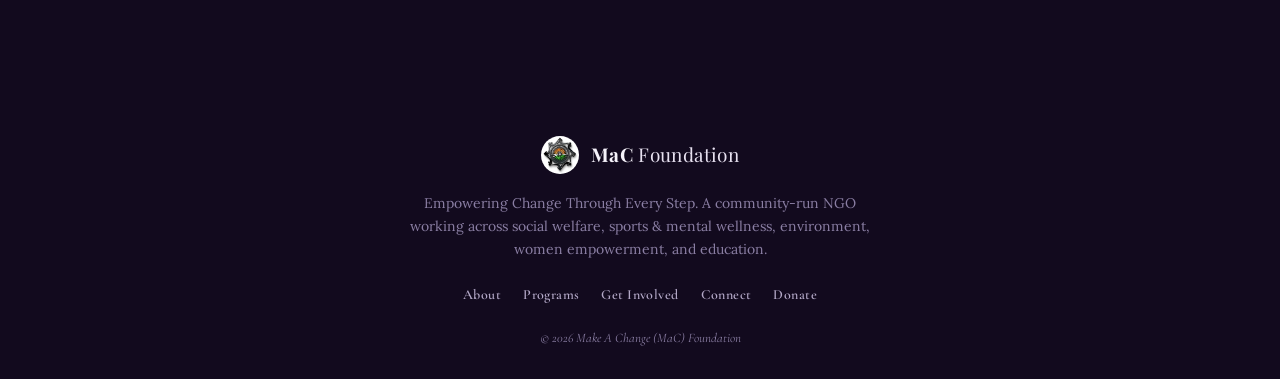
<file: programs.html>
<!DOCTYPE html>
<html lang="en">
<head>
<meta charset="UTF-8">
<meta name="viewport" content="width=device-width, initial-scale=1.0">
<title>Programs — MaC Foundation</title>
<meta name="description" content="Explore MaC Foundation's five pillars: Social Welfare, Sports & Mental Wellness, Environmental Sustainability, Women Empowerment, and Education.">
<link rel="icon" href="assets/logo.jpg">
<link rel="preconnect" href="https://fonts.googleapis.com">
<link href="https://fonts.googleapis.com/css2?family=Playfair+Display:wght@500;600;700&family=Lora:wght@400;500;600&family=Cormorant+Garamond:ital,wght@0,500;0,600;1,500;1,600&display=swap" rel="stylesheet">
<link rel="stylesheet" href="assets/style.css">
</head>
<body>

<header class="site">
  <div class="nav-row">
    <a href="index.html" class="brand">
      <img src="assets/logo.jpg" alt="MaC Foundation emblem">
      <span class="word"><b>MaC</b> Foundation<span>Empowering Change</span></span>
    </a>
    <nav class="links">
      <a href="index.html">Home</a>
      <a href="about.html">About</a>
      <a href="programs.html">Programs</a>
      <a href="get-involved.html">Get Involved</a>
      <a href="contact.html">Connect</a>
      <a href="donate.html">Donate</a>
    </nav>
    <a class="nav-cta" href="get-involved.html">Join MaC</a>
    <button class="menu-btn" aria-label="Toggle menu">☰</button>
  </div>
</header>

<section class="page-hero">
  <div class="glow"></div>
  <div class="wrap">
    <div class="eyebrow" style="justify-content:center;">Our Programs</div>
    <h1>Five pillars, one direction</h1>
    <p>Every MaC project sits under one of five focus areas — each with its own goals, but the same belief behind them.</p>
  </div>
</section>

<section>
  <div class="wrap">
    <div class="grid cols-2" style="gap:20px;">

      <div class="card reveal">
        <div class="num">01 / Social Welfare</div>
        <h3>Social Welfare</h3>
        <p>Direct community support — outreach drives, donation collection, and support for underserved groups in our neighborhoods. This is the pillar that puts volunteers face-to-face with the people they're helping.</p>
      </div>

      <div class="card reveal">
        <div class="num">02 / Sports &amp; Mental Wellness</div>
        <h3>Sports &amp; Mental Wellness</h3>
        <p>Sports days, fitness sessions, and open conversations about mental health. We treat physical movement and mental wellness as one pillar because, for the young people we work with, they usually are.</p>
      </div>

      <div class="card reveal">
        <div class="num">03 / Environment</div>
        <h3>Environmental Sustainability</h3>
        <p>Clean-up drives, tree plantation, and awareness campaigns that make sustainability a habit, not a one-off event, in the communities we work in.</p>
      </div>

      <div class="card reveal">
        <div class="num">04 / Women Empowerment</div>
        <h3>Women Empowerment</h3>
        <p>Skill-building workshops, mentorship, and advocacy that open doors — built and led largely by the young women in our own volunteer base.</p>
      </div>

      <div class="card reveal" style="grid-column: span 2;">
        <div class="num">05 / Education</div>
        <h3>Education</h3>
        <p>Learning support, mentorship, and access initiatives for students who need an extra hand — because education is the pillar that carries into every other one.</p>
      </div>

    </div>
  </div>
</section>

<section>
  <div class="wrap">
    <div class="wheel-divider reveal">
      <span class="bar"></span>
      <svg class="hub" viewBox="0 0 100 100">
        <circle cx="50" cy="50" r="47" fill="none" stroke="var(--line-strong)" stroke-width="2"/>
        <circle cx="50" cy="50" r="6" fill="var(--ink-2)"/>
      </svg>
      <span class="bar right"></span>
    </div>
    <div class="section-head reveal">
      <div class="eyebrow" style="justify-content:center;">Beyond the five pillars</div>
      <h2>And everything in between</h2>
      <p>Our members regularly propose and lead projects outside these five categories too — if there's a need in the community and a volunteer willing to lead it, MaC will back it.</p>
      <div style="margin-top:26px;">
        <a class="btn btn-primary" href="get-involved.html">Propose or join a project</a>
      </div>
    </div>
  </div>
</section>

<footer class="site">
  <div class="wrap">
    <a href="index.html" class="brand">
      <img src="assets/logo.jpg" alt="MaC Foundation emblem">
      <span class="word"><b>MaC</b> Foundation</span>
    </a>
    <p class="tag">Empowering Change Through Every Step. A community-run NGO working across social welfare, sports &amp; mental wellness, environment, women empowerment, and education.</p>
    <nav class="fnav">
      <a href="about.html">About</a>
      <a href="programs.html">Programs</a>
      <a href="get-involved.html">Get Involved</a>
      <a href="contact.html">Connect</a>
      <a href="donate.html">Donate</a>
    </nav>
    <p class="copy">© 2026 Make A Change (MaC) Foundation</p>
  </div>
</footer>

<script src="assets/script.js"></script>
</body>
</html>
</file>
<file: assets/style.css>
/*mf*/
/* ============================================================
   MaC Foundation — shared styles
   Theme: deep purple & lavender on near-black plum, formal serif
   ============================================================ */

:root{
  --bg: #120a1e;
  --bg-soft: #180f27;
  --panel: #1f1430;
  --panel-2: #271a3c;
  --line: rgba(214,196,255,0.10);
  --line-strong: rgba(214,196,255,0.22);

  --ink-1: #f6f3fb;
  --ink-2: #b9aed0;
  --ink-3: #6e6286;

  --text: #e7e1f0;
  --text-dim: #b3a8c7;
  --text-faint: #8a7ea3;

  --lavender: #c7aeff;
  --lavender-dim: #7c5cc4;
  --white-ink: #ffffff;
  --plum: #3d2a5c;
  --plum-dim: #2a1d42;

  --radius: 2px;
  --radius-lg: 4px;

  --font-display: "Playfair Display", "Georgia", serif;
  --font-body: "Lora", Georgia, "Times New Roman", serif;
  --font-label: "Cormorant Garamond", Georgia, serif;
}

*{ box-sizing: border-box; }
html{ scroll-behavior: smooth; }

body{
  margin:0;
  background: var(--bg);
  color: var(--text);
  font-family: var(--font-body);
  font-size: 16px;
  line-height: 1.65;
  -webkit-font-smoothing: antialiased;
}

/* subtle vignette on the whole page, echoes the logo's dark backdrop */
body::before{
  content:"";
  position: fixed;
  inset: 0;
  pointer-events: none;
  z-index: 0;
  background:
    radial-gradient(ellipse at 50% -10%, rgba(199,174,255,0.08), transparent 45%),
    radial-gradient(ellipse at 100% 110%, rgba(124,92,196,0.07), transparent 45%);
}

img{ max-width:100%; display:block; }
a{ color: inherit; text-decoration: none; }
h1,h2,h3,h4{ font-family: var(--font-display); font-weight: 600; letter-spacing: 0.005em; margin: 0; }
p{ margin: 0; }
ul{ margin:0; padding:0; list-style:none; }

.wrap{ max-width: 1120px; margin: 0 auto; padding: 0 28px; }

/* ---------- eyebrow / formal labels ---------- */
.eyebrow{
  font-family: var(--font-label);
  font-size: 16px;
  font-style: italic;
  font-weight: 600;
  letter-spacing: 0.12em;
  text-transform: uppercase;
  color: var(--lavender);
  display:flex;
  align-items:center;
  gap: 10px;
}
.eyebrow::before{
  content:"";
  width: 18px; height: 1px;
  background: var(--lavender);
  display:inline-block;
}

/* ---------- header / nav ---------- */
header.site{
  position: sticky; top:0; z-index: 40;
  background: rgba(18,10,30,0.88);
  backdrop-filter: blur(10px);
  border-bottom: 1px solid var(--line);
}
.nav-row{
  display:flex; align-items:center; justify-content:space-between;
  padding: 14px 28px;
  max-width: 1120px; margin:0 auto;
}
.brand{ display:flex; align-items:center; gap:12px; }
.brand img{ width: 38px; height: 38px; border-radius: 50%; background: #fff; object-fit: cover; }
.brand .word{ font-family: var(--font-display); font-size: 19px; letter-spacing: 0.02em; }
.brand .word b{ color: var(--ink-1); font-weight:700; }
.brand .word span{ color: var(--text-dim); font-size: 12.5px; display:block; font-family: var(--font-label); font-style: italic; letter-spacing: 0.1em; margin-top: -2px; }

nav.links{ display:flex; gap: 30px; }
nav.links a{
  font-size: 15px; letter-spacing: 0.03em; text-transform: uppercase;
  color: var(--text-dim); font-family: var(--font-label); font-weight: 600;
  padding: 6px 0; border-bottom: 1px solid transparent;
  transition: color .2s, border-color .2s;
}
nav.links a:hover, nav.links a.active{ color: var(--ink-1); border-color: var(--lavender); }

.nav-cta{
  font-family: var(--font-label); font-weight: 600; font-size: 15px; letter-spacing: 0.04em;
  border: 1px solid var(--line-strong); padding: 9px 18px; border-radius: var(--radius);
  color: var(--ink-1); text-transform: uppercase; white-space: nowrap;
  transition: border-color .2s, background .2s;
}
.nav-cta:hover{ border-color: var(--lavender); background: rgba(199,174,255,0.08); }

.menu-btn{ display:none; background:none; border:1px solid var(--line-strong); color:var(--text); width:38px;height:34px; border-radius: var(--radius); }

@media (max-width: 860px){
  nav.links{ position:absolute; top:100%; left:0; right:0; background: var(--bg-soft); border-bottom:1px solid var(--line); flex-direction:column; padding: 10px 28px 18px; gap: 14px; display:none; }
  nav.links.open{ display:flex; }
  .nav-cta{ display:none; }
  .menu-btn{ display:block; }
}

/* ---------- signature element: the wheel divider ---------- */
.sunburst{
  --size: 220px;
  width: var(--size); height: var(--size);
  position: relative;
  border-radius: 50%;
  margin: 0 auto;
}
.sunburst svg{ width:100%; height:100%; }

.wheel-divider{
  display:flex; align-items:center; justify-content:center;
  gap: 18px;
  margin: 0 auto;
  padding: 6px 0;
}
.wheel-divider .bar{ height:1px; flex:1; max-width: 220px; background: linear-gradient(90deg, transparent, var(--line-strong)); }
.wheel-divider .bar.right{ background: linear-gradient(90deg, var(--line-strong), transparent); }
.wheel-divider .hub{ width: 26px; height:26px; flex-shrink:0; }

/* ---------- hero ---------- */
.hero{
  position: relative;
  padding: 96px 0 84px;
  overflow: hidden;
  border-bottom: 1px solid var(--line);
}
.hero .glow{
  position:absolute; top:-180px; left:50%; transform:translateX(-50%);
  width: 900px; height: 900px;
  background: radial-gradient(circle, rgba(199,174,255,0.14), rgba(124,92,196,0.07) 40%, transparent 65%);
  pointer-events:none;
}
.hero-inner{ position:relative; z-index:1; text-align:center; }
.hero h1{
  font-size: clamp(40px, 6vw, 72px);
  line-height: 1.08;
  margin: 22px auto 20px;
  max-width: 900px;
  color: var(--ink-1);
  text-shadow: 0 0 40px rgba(199,174,255,0.14);
}
.hero h1 em{ font-style: italic; color: var(--lavender); }
.hero .lede{
  max-width: 620px; margin: 0 auto 34px;
  color: var(--text-dim); font-size: 17.5px;
}
.hero-ctas{ display:flex; gap:14px; justify-content:center; flex-wrap:wrap; }

.btn{
  font-family: var(--font-label); font-weight: 700; font-size: 16px; letter-spacing: 0.04em; text-transform: uppercase;
  padding: 14px 28px; border-radius: var(--radius); display:inline-block;
  transition: transform .15s ease, box-shadow .2s ease, background .2s;
}
.btn-primary{
  background: linear-gradient(135deg, var(--lavender), var(--lavender-dim));
  color: #140b22; font-weight: 700; border: 1px solid transparent;
}
.btn-primary:hover{ transform: translateY(-1px); box-shadow: 0 8px 24px rgba(199,174,255,0.25); }
.btn-ghost{
  border: 1px solid var(--line-strong); color: var(--ink-1);
}
.btn-ghost:hover{ border-color: var(--lavender); color: var(--lavender); background: rgba(199,174,255,0.06); }

/* ---------- sections ---------- */
section{ padding: 78px 0; border-bottom: 1px solid var(--line); }
section:last-of-type{ border-bottom:none; }
.section-head{ text-align:center; max-width: 640px; margin: 0 auto 50px; }
.section-head h2{ font-size: clamp(28px,4vw,40px); color: var(--ink-1); margin: 14px 0 12px; }
.section-head p{ color: var(--text-dim); font-size: 16px; }

/* pillar / program cards */
.grid{ display:grid; gap: 20px; }
.grid.cols-5{ grid-template-columns: repeat(5, 1fr); }
.grid.cols-3{ grid-template-columns: repeat(3, 1fr); }
.grid.cols-2{ grid-template-columns: repeat(2, 1fr); }
@media (max-width: 980px){ .grid.cols-5{ grid-template-columns: repeat(2,1fr); } .grid.cols-3{ grid-template-columns: repeat(2,1fr);} }
@media (max-width: 620px){ .grid.cols-5, .grid.cols-3, .grid.cols-2{ grid-template-columns: 1fr; } }

.card{
  background: linear-gradient(180deg, var(--panel), var(--panel-2));
  border: 1px solid var(--line);
  border-radius: var(--radius-lg);
  padding: 26px 22px;
  transition: border-color .2s, transform .2s;
}
.card:hover{ border-color: var(--line-strong); transform: translateY(-3px); }
.card .num{ font-family: var(--font-label); font-style: italic; font-weight: 600; font-size: 15px; color: var(--lavender); letter-spacing: 0.05em; }
.card h3{ font-size: 20px; color: var(--ink-1); margin: 12px 0 8px; }
.card p{ color: var(--text-dim); font-size: 15px; }
.card .icon{ width: 34px; height:34px; margin-bottom: 14px; }

/* skill/benefit chips */
.chip-grid{ display:flex; flex-wrap:wrap; gap: 12px; justify-content:center; }
.chip{
  font-family: var(--font-label); font-weight: 600; font-size: 15.5px; letter-spacing: 0.01em;
  border: 1px solid var(--line-strong); border-radius: 999px;
  padding: 10px 20px; color: var(--text);
  background: var(--panel);
}
.chip.accent-1{ border-color: rgba(199,174,255,0.45); color: var(--lavender); }
.chip.accent-2{ border-color: rgba(255,255,255,0.3); color: var(--white-ink); }

/* stat row */
.stat-row{ display:flex; justify-content:center; gap: 60px; flex-wrap:wrap; text-align:center; }
.stat b{ display:block; font-family: var(--font-display); font-size: 40px; color: var(--ink-1); }
.stat span{ font-family: var(--font-label); font-style: italic; font-size: 14px; letter-spacing: 0.08em; text-transform:uppercase; color: var(--text-faint); }

/* timeline (about page) */
.timeline{ max-width: 640px; margin: 0 auto; border-left: 1px solid var(--line-strong); padding-left: 28px; display:flex; flex-direction:column; gap: 34px; }
.timeline .item{ position:relative; }
.timeline .item::before{ content:""; position:absolute; left:-33px; top:4px; width:9px; height:9px; border-radius:50%; background: var(--lavender); box-shadow: 0 0 0 4px rgba(199,174,255,0.18); }
.timeline h4{ color: var(--ink-1); font-size: 18px; margin-bottom: 6px; }
.timeline p{ color: var(--text-dim); font-size: 15px; }

/* forms */
.form-panel{
  background: var(--panel); border:1px solid var(--line); border-radius: var(--radius-lg);
  padding: 34px; max-width: 640px; margin: 0 auto;
}
.form-panel .row{ margin-bottom: 18px; }
.form-panel label{ display:block; font-family: var(--font-label); font-weight:600; font-size: 14px; letter-spacing: 0.04em; text-transform:uppercase; color: var(--text-dim); margin-bottom: 8px; }
.form-panel input, .form-panel textarea, .form-panel select{
  width:100%; background: var(--bg-soft); border: 1px solid var(--line-strong); border-radius: var(--radius);
  color: var(--text); font-family: var(--font-body); font-size: 15px; padding: 12px 14px;
}
.form-panel input:focus, .form-panel textarea:focus, .form-panel select:focus{
  outline: none; border-color: var(--lavender);
}
.form-note{ color: var(--text-faint); font-size: 13.5px; margin-top: 14px; text-align:center; }

/* contact / connect list */
.connect-grid{ display:grid; grid-template-columns: repeat(3,1fr); gap: 16px; }
@media (max-width: 760px){ .connect-grid{ grid-template-columns: repeat(2,1fr); } }
@media (max-width: 480px){ .connect-grid{ grid-template-columns: 1fr; } }
.connect-item{
  border: 1px solid var(--line); border-radius: var(--radius-lg); padding: 20px;
  display:flex; align-items:center; gap: 14px;
  background: var(--panel);
  transition: border-color .2s, transform .2s;
}
.connect-item:hover{ border-color: var(--lavender); transform: translateY(-2px); }
.connect-item .ic{ width: 22px; height:22px; flex-shrink:0; color: var(--ink-1); }
.connect-item .lbl{ font-family: var(--font-label); font-style: italic; font-size: 13px; letter-spacing:0.06em; text-transform:uppercase; color: var(--text-faint); display:block; }
.connect-item .val{ font-size: 15px; color: var(--text); word-break: break-word; }

/* footer */
footer.site{
  padding: 50px 0 30px;
  text-align:center;
}
footer.site .brand{ justify-content:center; margin-bottom: 18px; }
footer.site .tag{ color: var(--text-faint); font-size: 14px; max-width: 460px; margin: 0 auto 22px; }
footer.site .fnav{ display:flex; gap: 22px; justify-content:center; flex-wrap:wrap; margin-bottom: 22px; }
footer.site .fnav a{ font-family: var(--font-label); font-weight:600; font-size: 14px; color: var(--text-dim); letter-spacing:0.03em; }
footer.site .fnav a:hover{ color: var(--lavender); }
footer.site .copy{ color: var(--text-faint); font-size: 13px; font-family: var(--font-label); font-style: italic; }

/* scroll reveal */
.reveal{ opacity:0; transform: translateY(18px); transition: opacity .6s ease, transform .6s ease; }
.reveal.in{ opacity:1; transform: translateY(0); }

@media (prefers-reduced-motion: reduce){
  .reveal{ opacity:1; transform:none; transition:none; }
  html{ scroll-behavior:auto; }
}

/* page hero (inner pages, shorter) */
.page-hero{ padding: 64px 0 48px; text-align:center; border-bottom: 1px solid var(--line); position:relative; overflow:hidden; }
.page-hero .glow{ position:absolute; top:-220px; left:50%; transform:translateX(-50%); width:700px; height:700px; background: radial-gradient(circle, rgba(199,174,255,0.12), transparent 60%); pointer-events:none; }
.page-hero h1{ font-size: clamp(32px,5vw,52px); color: var(--ink-1); position:relative; }
.page-hero p{ color: var(--text-dim); max-width: 560px; margin: 16px auto 0; position:relative; }

/* ---------- donate page ---------- */
.donate-grid{ display:grid; grid-template-columns: 1.1fr 0.9fr; gap: 40px; align-items:start; }
@media (max-width: 860px){ .donate-grid{ grid-template-columns: 1fr; } }

.donate-info h2{ font-size: 26px; color: var(--ink-1); margin-bottom: 14px; }
.donate-info p{ color: var(--text-dim); font-size: 15.5px; margin-bottom: 16px; }
.donate-info ul{ display:flex; flex-direction:column; gap: 10px; margin-top: 18px; }
.donate-info li{ color: var(--text); font-size: 15px; padding-left: 20px; position:relative; }
.donate-info li::before{ content:"—"; position:absolute; left:0; color: var(--lavender); }

.qr-panel{
  background: var(--panel); border: 1px solid var(--line); border-radius: var(--radius-lg);
  padding: 30px; text-align:center;
}
.qr-panel .qr-box{
  width: 240px; height: 240px; margin: 0 auto 18px;
  background: #ffffff; border-radius: var(--radius);
  display:flex; align-items:center; justify-content:center;
  border: 1px solid var(--line-strong);
}
.qr-panel .qr-box span{
  font-family: var(--font-label); font-style: italic; font-size: 14px; color: #8a7ea3;
}
.qr-panel .qr-label{ font-family: var(--font-label); font-weight:600; letter-spacing:0.05em; text-transform:uppercase; color: var(--text-dim); font-size: 14px; margin-bottom: 6px; }
.qr-panel .qr-note{ color: var(--text-faint); font-size: 13px; margin-top: 10px; }

.bank-panel{
  background: var(--panel); border: 1px solid var(--line); border-radius: var(--radius-lg);
  padding: 28px; margin-top: 20px;
}
.bank-panel .row{ display:flex; justify-content:space-between; padding: 10px 0; border-bottom: 1px solid var(--line); font-size: 14.5px; }
.bank-panel .row:last-child{ border-bottom:none; }
.bank-panel .row .k{ font-family: var(--font-label); font-weight:600; letter-spacing:0.04em; text-transform:uppercase; color: var(--text-faint); font-size: 13px; }
.bank-panel .row .v{ color: var(--text); text-align:right; }
</file>
